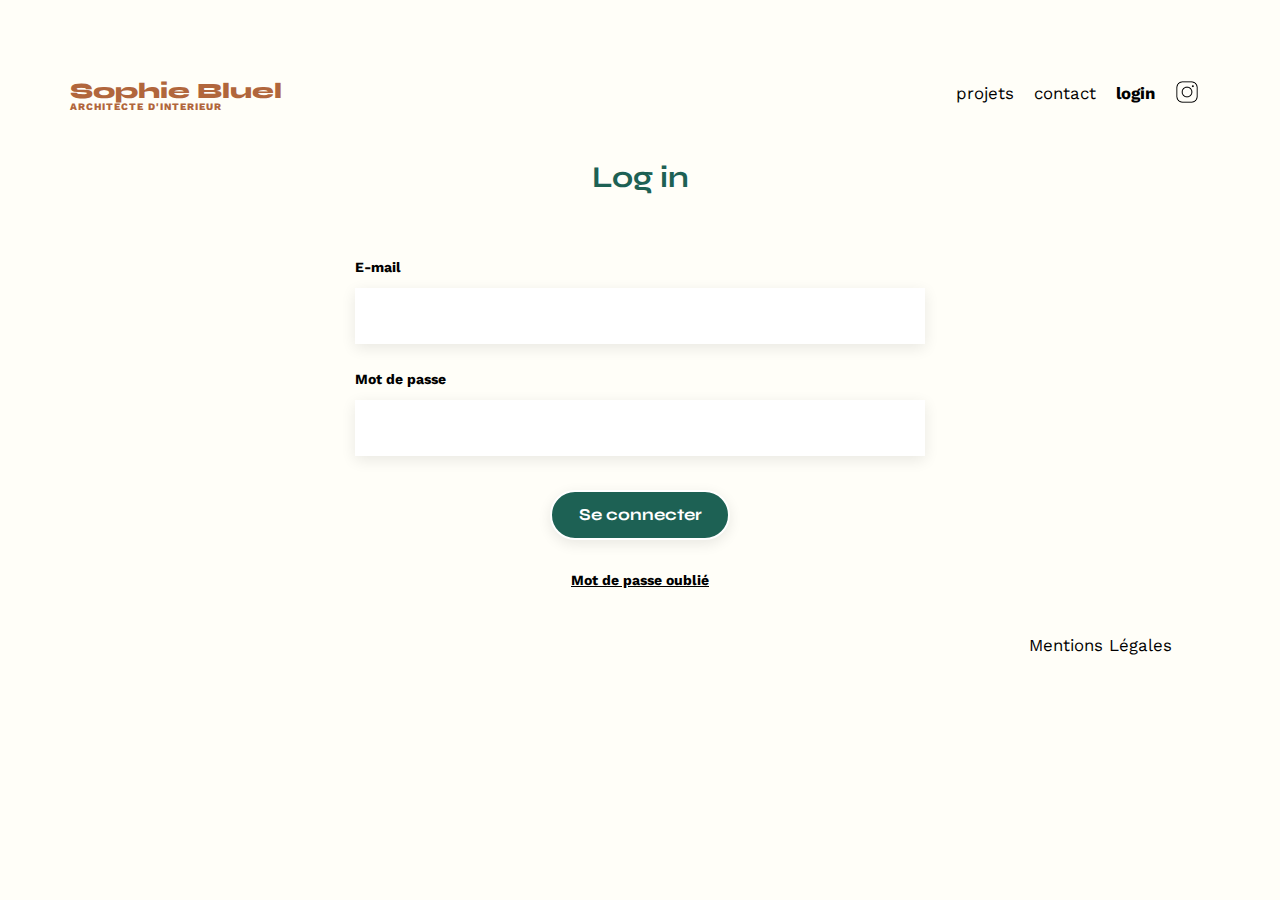
<file: FrontEnd/login.html>
<!DOCTYPE html>
<html lang="fr">
<head>
	<meta charset="UTF-8">
	<title>Sophie Bluel - Architecte d'intérieur</title>
	<meta name="viewport" content="width=device-width, initial-scale=1.0">
	<link rel="preconnect" href="https://fonts.googleapis.com">
	<link rel="preconnect" href="https://fonts.gstatic.com" crossorigin>
	<link href="https://fonts.googleapis.com/css2?family=Syne:wght@700;800&family=Work+Sans&display=swap" rel="stylesheet">
	<meta name="description" content="">
	<link rel="stylesheet" href="assets/style.css">
	<script src="login.js" defer></script>
</head>
<body>
<header>
	<h1>Sophie Bluel <span>ARCHITECTE D'INTERIEUR</span></h1>
	<nav>
		<ul>
			<li><a href ="index.html#portfolio">projets</a></li>
			<li><a href ="index.html#contact">contact</a></li>
			<li><a href ="login.html" id="loginLink">login</a></li> 
			<li><a href="https://www.instagram.com/"><img src="assets/icons/instagram.png" alt="Instagram" class="insta"></a></li>
		</ul>
	</nav>
</header>
<main>
	<section class="loginSection">
		<h2>Log in</h2>
        <p></p>
		<div id="LoginPage">
			<form>
				<label for="email">E-mail</label>
				<input type="email" name="email" id="email">
				<div class="loginEmailError"></div>
				<label for="password">Mot de passe</label>
				<input type="password" name="password" id="password">
				<div class="loginPasswordError"></div>
				<input type="submit" name="submit" id="submit" value="Se connecter">
			</form>
			<h3 class="ForgotPassword">Mot de passe oublié</h3>
		</div>
	</section>
	<div class="popup"></div>
</main>

<footer>
	<nav>
		<ul>
			<li>Mentions Légales</li>
		</ul>
	</nav>
</footer>
</body>
</html>
</file>
<file: FrontEnd/assets/style.css>
/* http://meyerweb.com/eric/tools/css/reset/
   v2.0 | 20110126
   License: none (public domain)
*/

html,
body,
div,
span,
applet,
object,
iframe,
h1,
h2,
h3,
h4,
h5,
h6,
p,
blockquote,
pre,
a,
abbr,
acronym,
address,
big,
cite,
code,
del,
dfn,
em,
img,
ins,
kbd,
q,
s,
samp,
small,
strike,
strong,
sub,
sup,
tt,
var,
b,
u,
i,
center,
dl,
dt,
dd,
ol,
ul,
li,
fieldset,
form,
label,
legend,
table,
caption,
tbody,
tfoot,
thead,
tr,
th,
td,
article,
aside,
canvas,
details,
embed,
figure,
figcaption,
footer,
header,
hgroup,
menu,
nav,
output,
ruby,
section,
summary,
time,
mark,
audio,
video {
	margin: 0;
	padding: 0;
	border: 0;
	font-size: 100%;
	font: inherit;
	vertical-align: baseline;
}

/* HTML5 display-role reset for older browsers */
article,
aside,
details,
figcaption,
figure,
footer,
header,
hgroup,
menu,
nav,
section {
	display: block;
}

body {
	line-height: 1;
	background-color: #FFFEF8;
}

ol,
ul {
	list-style: none;
}

blockquote,
q {
	quotes: none;
}

blockquote:before,
blockquote:after,
q:before,
q:after {
	content: '';
	content: none;
}

table {
	border-collapse: collapse;
	border-spacing: 0;
}

/** end reset css**/
body {
	max-width: 1140px;
	margin: auto;
	font-family: 'Work Sans';
	font-size: 14px;
}

header {
	display: flex;
	justify-content: space-between;
	margin-top: 80px;
}

section {
	margin: 50px 0
}

h1 {
	display: flex;
	flex-direction: column;
	font-family: 'Syne';
	font-size: 22px;
	font-weight: 800;
	color: #B1663C
}

h1>span {
	font-family: 'Work Sans';
	font-size: 10px;
	letter-spacing: 0.1em;
	;
}

h2 {
	font-family: 'Syne';
	font-weight: 700;
	font-size: 30px;
	color: #1D6154
}

nav ul {
	display: flex;
	align-items: center;
	list-style-type: none;

}

nav li {
	padding: 0 10px;
	font-size: 1.2em;
}

li:hover {
	color: #B1663C;
}

#introduction {
	display: flex;
	align-items: center;
}

#introduction figure {
	flex: 1
}

#introduction img {
	display: block;
	margin: auto;
	width: 80%;
}

#introduction article {
	flex: 1
}

#introduction h2 {
	margin-bottom: 1em;
}

#introduction p {
	margin-bottom: 0.5em;
}

#portfolio h2 {
	text-align: center;
	margin-bottom: 1em;
}

.gallery {
	width: 100%;
	display: grid;
	grid-template-columns: 1fr 1fr 1fr;
	grid-column-gap: 20px;
	grid-row-gap: 20px;
}

.gallery img {
	width: 100%;

}

#contact {
	width: 50%;
	margin: auto;
}

#contact>* {
	text-align: center;

}

#contact h2 {
	margin-bottom: 20px;
}

#contact form {
	text-align: left;
	margin-top: 30px;
	display: flex;
	flex-direction: column;
}

#contact input {
	height: 50px;
	font-size: 1.2em;
	border: none;
	box-shadow: 0px 4px 14px rgba(0, 0, 0, 0.09);
}

#contact label {
	margin: 2em 0 1em 0;
}

#contact textarea {
	border: none;
	box-shadow: 0px 4px 14px rgba(0, 0, 0, 0.09);
}

input[type="submit"] {
	font-family: 'Syne';
	font-weight: 700;
	color: white;
	background-color: #1D6154;
	margin: 2em auto;
	width: 180px;
	text-align: center;
	border-radius: 60px;
}

footer nav ul {
	display: flex;
	justify-content: flex-end;
	margin: 2em
}

/*edit connection*/
.edit {
	background-color: black;
	color: white;
	width: 100%;
	height: 50px;
	display: flex;
	justify-content: center;
	align-items: center;
	position: absolute;
	left: 0;
	top: 0;
	opacity: 1;
	visibility: visible;
	transition: opacity 0.5s ease, visibility 0.5s ease;
}

.edit.hidden {
	opacity: 0;
	visibility: hidden;
}

.edit p {
	display: flex;
	margin-left: 12px;
}

/*bouton modifier*/

.buttonModif {
	display: flex;
	align-items: center;
	justify-content: center;
}

.modal-icon {
	width: 16px;
	height: 16px;
	cursor: pointer;
	margin-left: 31px;
	display: flex;
	align-items: center;
	margin-bottom: 25px;
}

.hidden {
	display: none;
}

.edit-text {
	cursor: auto;
	font-size: 14px;
	margin-left: 11px;
}

/*boutons filtres*/
.filters {
	width: 50%;
	min-width: 550px;
	display: flex;
	margin: 35px auto;
}

.filters button {
	padding: 10px 20px;
	font-family: 'Syne';
	border: 1px solid rgba(29, 97, 84, 1);
	border-radius: 25px;
	color: #1D6154;
	cursor: pointer;
	margin-right: 10px;
}

.filters button:hover {
	background-color: rgba(29, 97, 84, 1);
	color: white;
}

/*Login*/
li a {
	text-decoration: none;
	color: inherit;
}

#loginLink {
	font-weight: bold;
	text-decoration: none;
}

.insta {
	width: 22px;
	height: 22px;
	padding: 1px 1.65px 1.65px 1px;
	opacity: 1;
}

.loginSection h2 {
	display: flex;
	justify-content: center;
}

.loginSection p {
	display: flex;
	justify-content: center;
	margin: 10px;
	color: red;
}

#LoginPage {
	width: 50%;
	margin: auto;
}


#LoginPage>* {
	text-align: center;

}

#LoginPage h2 {
	margin-bottom: 20px;
}

#LoginPage form {
	text-align: left;
	margin-top: 30px;
	display: flex;
	flex-direction: column;
}

#LoginPage input {
	height: 50px;
	font-size: 1.2em;
	border: 2px solid white;
	box-shadow: 0px 4px 14px rgba(0, 0, 0, 0.09);
}

#LoginPage input[type="submit"] {
	cursor: pointer;
}

#LoginPage input.empty {
	border-color: red;
}

#LoginPage label {
	margin: 2em 0 1em 0;
	font-weight: bold;
}

.ForgotPassword {
	font-weight: bold;
	text-decoration: underline;
}

/*modale 1*/
.modals {
	display: flex;
	justify-content: center;
	align-items: center;
	position: fixed;
	top: 0;
	left: 0;
	width: 100%;
	height: 100%;
	background-color: rgba(0, 0, 0, 0.7);
}

.hidden {
	display: none;
}

.modalProject {
	background-color: white;
	padding: 20px;
	border: 1px solid #888;
	width: 630px;
	height: 688px;
	max-height: 80%;
	overflow-y: auto;
	border-radius: 10px;
	display: flex;
	flex-direction: column;
	align-items: center;
	position: relative;
}

.xmark {
	width: 24px;
	height: 24px;
	top: 686px;
	left: 981px;
	padding: 6px 6px 6px 6px;
}

.modalProject h2 {
	margin-top: 10px;
	font-family: Work Sans;
	font-weight: 400;
	color: black;
}

.modalProject hr {
	width: 420px;
	top: 1229px;
	left: 510px;
	border: 1px 0px 0px 0px;
	color: #FFFFFF;
	margin-top: 68px;
	margin-bottom: 38px;
}

.projectModal {
	display: grid;
	grid-template-columns: repeat(5, 1fr);
	grid-gap: 29px 9px;
}

.projectModal figure {
	position: relative;
	width: 90px;
	height: 120px;
}

.projectModal img {
	width: 100%;
	height: 100%;
	object-fit: cover;
}

.projectModal span {
	position: absolute;
	top: 6px;
	right: 5px;
	background-color: black;
	cursor: pointer;
	display: flex;
	justify-content: center;
	align-items: center;
	width: 20px;
	height: 20px;
}

.projectModal .fa-trash-can {
	font-size: 11px;
	color: white;
}


.containerModals1 button {
	width: 237px;
	height: 90px;
	border-radius: 50px;
	background: #1D6154;
	color: white;
	font-family: "Syne";
	font-size: 14px;
	font-weight: 700;
	line-height: 17px;
	text-align: center;
	margin-bottom: 45px;
	cursor: pointer;
}


/*modale 2*/
.modalProject span {
	margin-bottom: 10px;
}
.fa-arrow-left {
	position: absolute;
	top: 32px;
	left: 30px;
	font-size: 21px;
	cursor: pointer;
}

.fa-xmark {
	position: absolute;
	top: 32px;
	right: 35px;
	font-size: 24px;
	cursor: pointer;
}

.formModals2 {
	display: flex;
	flex-direction: column;
	justify-content: center;
	width: 420px;
	height: auto;
	gap: 10px;
	z-index: 1;
	position: relative;
}

.modal-title {
	font-family: 'Work Sans', sans-serif;
	font-size: 26px;
	font-weight: 400;
	line-height: 30.5px;
	text-align: center;
	color: #000000;
	position: relative;
	margin-bottom: 36px;
	z-index: 10;
}

.fa-image {
	font-size: 50px;
	margin-bottom: 6px;
	margin-top: 23px;
}

.containerFile .input2 {
	display: none;
}

.containerFile {
	display: flex;
	flex-direction: column;
	justify-content: center;
	align-items: center;
	width: 420px;
	height: 169px;
	border-radius: 5px;
	background: #E8F1F6;
}

.containerFile img {
	display: none;
	max-width: 100%;
	height: 100%;
}

.containerFile .Preview {
	cursor: pointer;
	display: flex;
	align-items: center;
	justify-content: center;
	background: #CBD6DC;
	color: #306685;
	width: 173px;
	height: 36px;
	top: 881px;
	left: 633px;
	border-radius: 50px;
	font-family: Work Sans;
	font-size: 14px;
	font-weight: 500;
	line-height: 16.42px;
	text-align: center;
	padding: 5px 10px;
	margin-bottom: 7px;
}

.containerFile p {
	margin-bottom: 19px;
}

.labelTitle {
	font-family: Work Sans;
	font-size: 16px;
	margin-top: 30px;
	margin-bottom: 10px;
}

.labelCategory {
	font-family: Work Sans;
	font-size: 16px;
	margin-top: 21px;
	margin-bottom: 10px;
}
.containerFile #title {
	width: 420px;
	height: 51px;
	top: 1011px;
	left: 510px;
	gap: 0px;
	opacity: 0px;

}

.styledInput {
	border: 0px solid #ccc;
	padding: 10px;
	font-size: 16px;
	box-shadow: 0px 4px 14px 0px #00000017;
	background: #FFFFFF;
}

.styledSelect {
	border: 0px solid #ccc;
	padding: 10px;
	font-size: 16px;
	box-shadow: 0px 4px 14px 0px #00000017;
	background: #FFFFFF;
}

.modalProject hr {
	width: 420px;
	margin-top: 47px;
	margin-bottom: 32px;
}

.formModals2 button {
	display: flex;
	justify-content: center;
	align-items: center;
	width: 237px;
	height: 36px;
	border-radius: 25px;
	background: #A7A7A7;
	padding: 5px 10px;
	border: none;
	color: white;
	cursor: pointer;
	margin: auto;
	margin-bottom: 55px;
	font-size: 14px;
}
</file>
